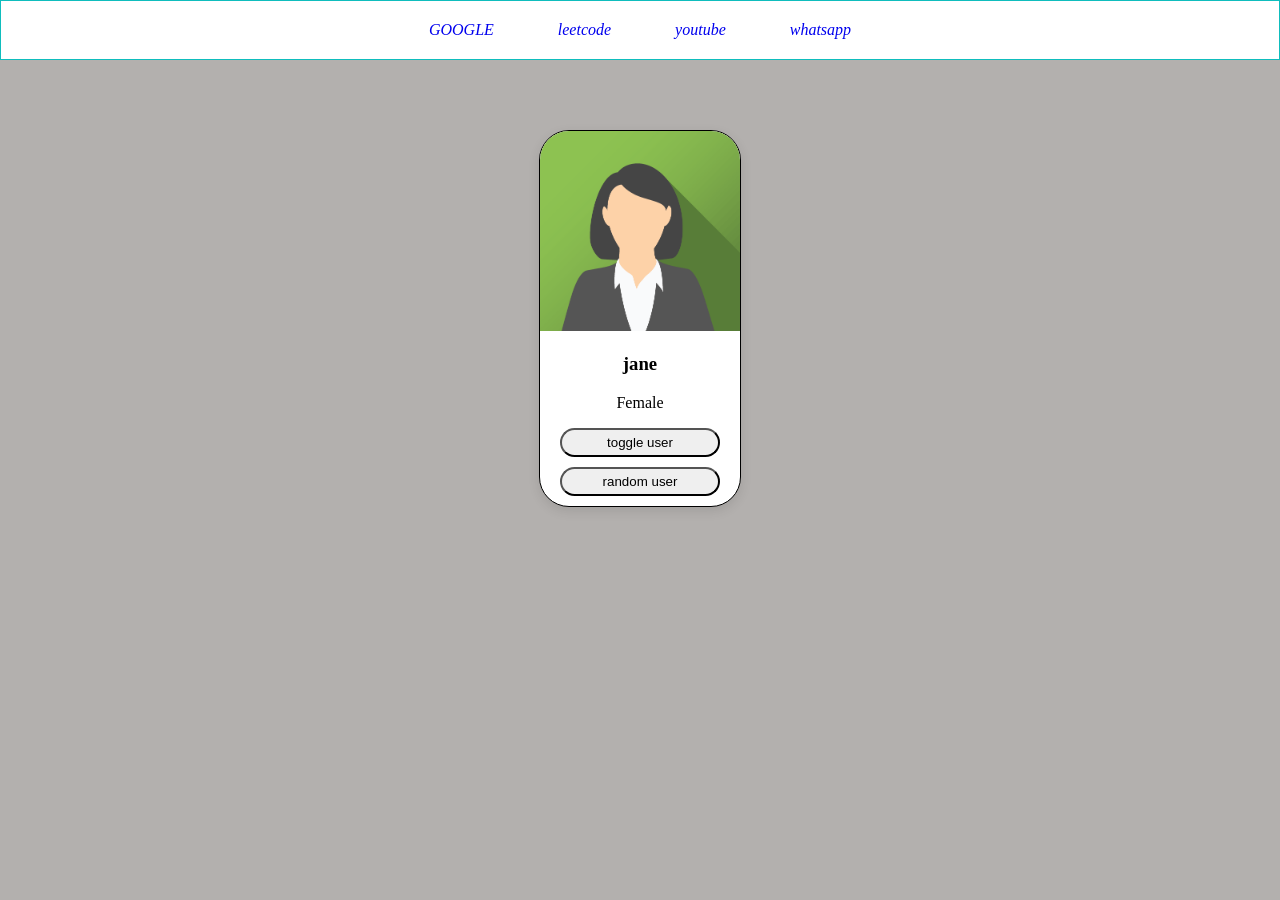
<file: target/classes/static/index.html>
<!DOCTYPE html>
<html lang="en">
<head>
    <meta charset="UTF-8">
    <meta name="viewport" content="width=device-width, initial-scale=1.0">
    <title>Document</title>
    <link rel="stylesheet" href="index.css">
</head>
<body>
    <!-- <img src="https://imgs.search.brave.com/dO0uBSNCAMCyjknsV2-zp5pj1Ri4acvdLRTDqx1P3bU/rs:fit:860:0:0:0/g:ce/aHR0cHM6Ly9pLnBp/bmltZy5jb20vb3Jp/Z2luYWxzLzI2L2Q0/LzJlLzI2ZDQyZTY4/MjQwM2YxN2RkNzlm/YjJjNjA0YWEwNjIz/LmpwZw" alt=""> -->
    <!-- <h1>hi hello</h1>
    <h2>this is live</h2> -->
    <div class="navbar">
        <a href="https://www.google.com/">GOOGLE</a>
        <a href="https://leetcode.com/">leetcode</a>
        <a href="https://www.youtube.com/">youtube</a>
        <a href="https://web.whatsapp.com/">whatsapp</a>
    </div>
    <div class="card">
        <img id="user_img" src="jane.png" alt="">
        <!-- agar image load nahi hua tho alt mei jo likhte hai wo ayega -->
         <h3 id="user_nam">jane</h3>
         <p id="user_gen">Female</p>
         <button onclick="toggle_user()">toggle user</button>
         <br>
         <!-- <br> -->
         <button id="button2" onclick="random_user()">random user</button>
    </div>
    <script src="index.js"></script>
</body>
</html>
</file>
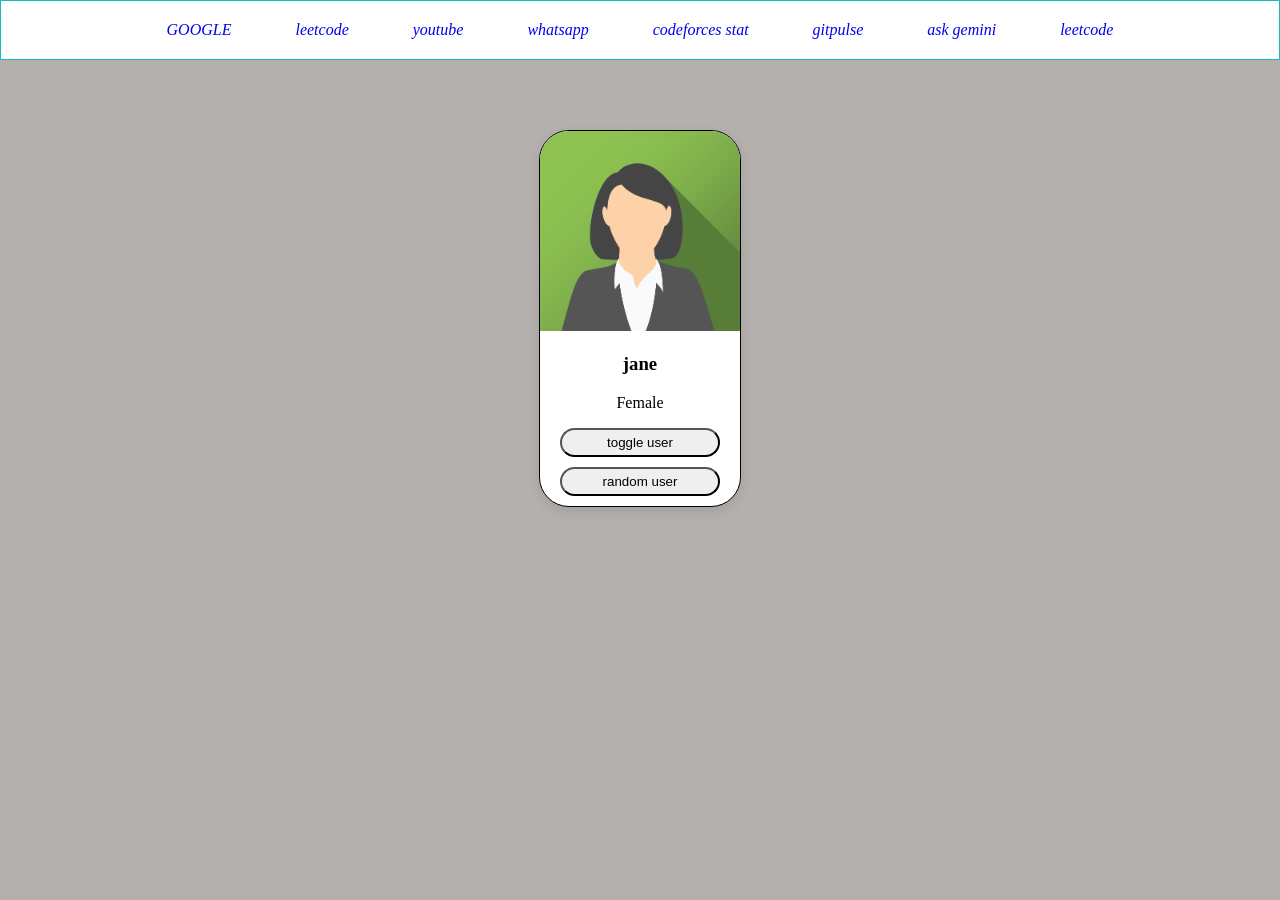
<file: src/main/resources/static/index.html>
<!DOCTYPE html>
<html lang="en">
<head>
    <meta charset="UTF-8">
    <meta name="viewport" content="width=device-width, initial-scale=1.0">
    <title>Document</title>
    <link rel="stylesheet" href="index.css">
</head>
<body>
    <!-- <img src="https://imgs.search.brave.com/dO0uBSNCAMCyjknsV2-zp5pj1Ri4acvdLRTDqx1P3bU/rs:fit:860:0:0:0/g:ce/aHR0cHM6Ly9pLnBp/bmltZy5jb20vb3Jp/Z2luYWxzLzI2L2Q0/LzJlLzI2ZDQyZTY4/MjQwM2YxN2RkNzlm/YjJjNjA0YWEwNjIz/LmpwZw" alt=""> -->
    <!-- <h1>hi hello</h1>
    <h2>this is live</h2> -->
    <div class="navbar">
        <a href="https://www.google.com/">GOOGLE</a>
        <a href="https://leetcode.com/">leetcode</a>
        <a href="https://www.youtube.com/">youtube</a>
        <a href="https://web.whatsapp.com/">whatsapp</a>
        <a href="codeforces-stats.html" target="_blank">codeforces stat</a>
        <a href="gitpulse.html" target="_blank">gitpulse</a>
        <a href="ask-gemini.html" target="_blank">ask gemini</a>
        <a href="leetcode-stats.html" target="_blank">leetcode</a>
    </div>
    <div class="card">
        <img id="user_img" src="jane.png" alt="">
        <!-- agar image load nahi hua tho alt mei jo likhte hai wo ayega -->
         <h3 id="user_nam">jane</h3>
         <p id="user_gen">Female</p>
         <button onclick="toggle_user()">toggle user</button>
         <br>
         <!-- <br> -->
         <button id="button2" onclick="random_user()">random user</button>
    </div>
    <script src="index.js"></script>
</body>
</html>
</file>
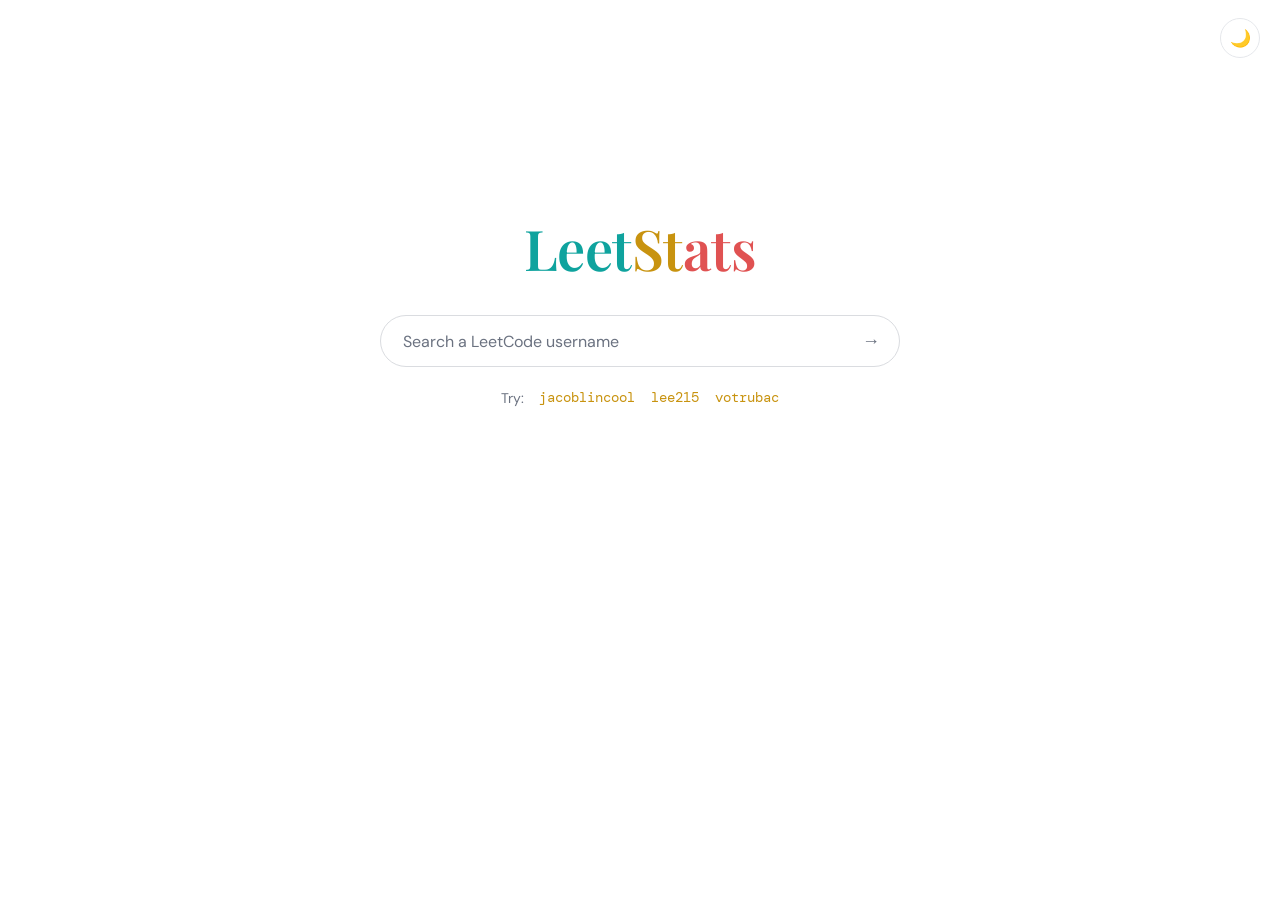
<file: src/main/resources/static/leetcode-stats.html>
<!DOCTYPE html>
<html lang="en" data-theme="light">
<head>
<meta charset="UTF-8">
<meta name="viewport" content="width=device-width, initial-scale=1.0">
<title>LeetStats</title>
<link rel="preconnect" href="https://fonts.googleapis.com">
<link rel="preconnect" href="https://fonts.gstatic.com" crossorigin>
<link href="https://fonts.googleapis.com/css2?family=Playfair+Display:wght@600&family=DM+Sans:wght@400;500;700&family=DM+Mono:wght@400;500&display=swap" rel="stylesheet">
<style>
  :root, [data-theme="light"] {
    --bg: #ffffff;
    --text: #1f2328;
    --muted: #6b7280;
    --line: #e5e7eb;
    --surface: #ffffff;
    --input-border: #dadce0;
    --input-shadow: rgba(32, 33, 36, 0.12);
    --track: #f0f1f3;
    --easy: #0fa39e;
    --medium: #c8930f;
    --hard: #e05252;
    --accent: #c8930f;
    --card-shadow: 0 1px 3px rgba(32, 33, 36, 0.08), 0 8px 28px rgba(32, 33, 36, 0.06);
  }
  [data-theme="dark"] {
    --bg: #0a0b0d;
    --text: #e9e7e2;
    --muted: #8b8f98;
    --line: rgba(255, 255, 255, 0.09);
    --surface: #121418;
    --input-border: rgba(255, 255, 255, 0.14);
    --input-shadow: rgba(0, 0, 0, 0.5);
    --track: rgba(255, 255, 255, 0.08);
    --easy: #3ddad7;
    --medium: #e3b341;
    --hard: #ff6b6b;
    --accent: #e3b341;
    --card-shadow: 0 20px 50px rgba(0, 0, 0, 0.45);
  }

  * { margin: 0; padding: 0; box-sizing: border-box; }

  html, body { height: 100%; }

  body {
    background: var(--bg);
    color: var(--text);
    font-family: "DM Sans", system-ui, sans-serif;
    display: flex;
    flex-direction: column;
    align-items: center;
    transition: background 0.25s, color 0.25s;
  }

  /* theme toggle, top right */
  .theme-toggle {
    position: fixed;
    top: 18px;
    right: 20px;
    width: 40px;
    height: 40px;
    border-radius: 50%;
    border: 1px solid var(--line);
    background: var(--surface);
    color: var(--text);
    font-size: 17px;
    cursor: pointer;
    display: flex;
    align-items: center;
    justify-content: center;
    transition: background 0.25s, border-color 0.25s, transform 0.15s;
    z-index: 10;
  }
  .theme-toggle:hover { transform: scale(1.06); }
  .theme-toggle:focus-visible { outline: 2px solid var(--accent); outline-offset: 2px; }

  main {
    width: 100%;
    max-width: 640px;
    padding: 0 24px 64px;
    display: flex;
    flex-direction: column;
    align-items: center;
    /* Google-style: sits a bit above vertical center when idle */
    margin-top: clamp(96px, 24vh, 210px);
    transition: margin-top 0.45s cubic-bezier(0.3, 0.8, 0.3, 1);
  }
  body.has-result main { margin-top: 72px; }

  .wordmark {
    font-family: "Playfair Display", serif;
    font-weight: 600;
    font-size: clamp(40px, 8vw, 56px);
    letter-spacing: -0.01em;
    margin-bottom: 30px;
    user-select: none;
  }
  .wordmark .l { color: var(--easy); }
  .wordmark .e { color: var(--medium); }
  .wordmark .t { color: var(--hard); }

  /* search */
  .search {
    width: 100%;
    max-width: 520px;
    display: flex;
    align-items: center;
    gap: 12px;
    background: var(--surface);
    border: 1px solid var(--input-border);
    border-radius: 999px;
    padding: 0 8px 0 22px;
    height: 52px;
    transition: box-shadow 0.2s, border-color 0.2s, background 0.25s;
  }
  .search:focus-within {
    box-shadow: 0 2px 10px var(--input-shadow);
    border-color: transparent;
  }
  [data-theme="dark"] .search:focus-within { border-color: var(--accent); box-shadow: none; }

  .search input {
    flex: 1;
    min-width: 0;
    border: none;
    outline: none;
    background: transparent;
    color: var(--text);
    font-family: "DM Mono", monospace;
    font-size: 16px;
  }
  .search input::placeholder { color: var(--muted); font-family: "DM Sans", sans-serif; }

  .search button {
    border: none;
    background: transparent;
    color: var(--muted);
    font-size: 18px;
    width: 40px;
    height: 40px;
    border-radius: 50%;
    cursor: pointer;
    display: flex;
    align-items: center;
    justify-content: center;
    transition: color 0.15s, background 0.15s;
  }
  .search button:hover { color: var(--accent); background: var(--track); }
  .search button:focus-visible { outline: 2px solid var(--accent); outline-offset: 1px; }
  .search button:disabled { opacity: 0.45; cursor: wait; }

  .try {
    margin-top: 20px;
    font-size: 14px;
    color: var(--muted);
    display: flex;
    gap: 14px;
    align-items: center;
    flex-wrap: wrap;
    justify-content: center;
  }
  .try button {
    background: none;
    border: none;
    padding: 2px 1px;
    color: var(--accent);
    font-family: "DM Mono", monospace;
    font-size: 13.5px;
    cursor: pointer;
    border-bottom: 1px dashed transparent;
    transition: border-color 0.15s;
  }
  .try button:hover { border-bottom-color: var(--accent); }
  .try button:focus-visible { outline: 2px solid var(--accent); outline-offset: 2px; }

  /* states */
  .loader {
    margin-top: 52px;
    width: 34px; height: 34px;
    border: 3px solid var(--track);
    border-top-color: var(--accent);
    border-radius: 50%;
    animation: spin 0.8s linear infinite;
  }
  @keyframes spin { to { transform: rotate(360deg); } }

  .error {
    margin-top: 44px;
    text-align: center;
    color: var(--muted);
    font-size: 14.5px;
    line-height: 1.6;
    max-width: 420px;
  }
  .error b { color: var(--hard); font-weight: 700; display: block; margin-bottom: 4px; }

  /* card */
  .card {
    width: 100%;
    margin-top: 44px;
    background: var(--surface);
    border: 1px solid var(--line);
    border-radius: 18px;
    padding: 30px 34px;
    box-shadow: var(--card-shadow);
    animation: rise 0.45s cubic-bezier(0.2, 0.7, 0.3, 1) both;
    transition: background 0.25s, border-color 0.25s;
  }
  @keyframes rise {
    from { opacity: 0; transform: translateY(14px); }
    to   { opacity: 1; transform: translateY(0); }
  }

  .card-head {
    display: flex;
    justify-content: space-between;
    align-items: baseline;
    gap: 10px;
    flex-wrap: wrap;
    margin-bottom: 26px;
  }
  .card-head a {
    font-family: "Playfair Display", serif;
    font-size: 23px;
    font-weight: 600;
    color: var(--text);
    text-decoration: none;
  }
  .card-head a:hover { color: var(--accent); }
  .card-head .rank {
    font-family: "DM Mono", monospace;
    font-size: 13px;
    color: var(--muted);
  }
  .card-head .rank b { color: var(--accent); font-weight: 500; }

  .card-body {
    display: grid;
    grid-template-columns: 168px 1fr;
    gap: 34px;
    align-items: center;
  }

  .ring-wrap { position: relative; width: 168px; height: 168px; margin: 0 auto; }
  .ring-wrap svg { transform: rotate(-90deg); display: block; }
  .ring-track { fill: none; stroke: var(--track); stroke-width: 9; }
  .ring-fill {
    fill: none;
    stroke: var(--accent);
    stroke-width: 9;
    stroke-linecap: round;
    transition: stroke-dashoffset 1.1s cubic-bezier(0.3, 0.8, 0.3, 1), stroke 0.25s;
  }
  .ring-center {
    position: absolute; inset: 0;
    display: flex; flex-direction: column;
    align-items: center; justify-content: center;
  }
  .ring-center .big {
    font-family: "DM Mono", monospace;
    font-size: 36px;
    line-height: 1;
  }
  .ring-center .small {
    color: var(--muted);
    font-size: 11.5px;
    margin-top: 6px;
    letter-spacing: 0.06em;
    text-transform: uppercase;
  }

  .bars { display: flex; flex-direction: column; gap: 18px; }
  .bar-top {
    display: flex;
    justify-content: space-between;
    align-items: baseline;
    margin-bottom: 7px;
  }
  .bar-top .label {
    font-size: 12.5px;
    font-weight: 700;
    letter-spacing: 0.09em;
    text-transform: uppercase;
  }
  .bar-top .nums {
    font-family: "DM Mono", monospace;
    font-size: 13px;
    color: var(--muted);
  }
  .bar-top .nums b { color: var(--text); font-weight: 500; }
  .bar-track { height: 7px; border-radius: 99px; background: var(--track); overflow: hidden; }
  .bar-fill { height: 100%; width: 0; border-radius: 99px; transition: width 1.1s cubic-bezier(0.3, 0.8, 0.3, 1); }
  .easy   .label { color: var(--easy); }   .easy   .bar-fill { background: var(--easy); }
  .medium .label { color: var(--medium); } .medium .bar-fill { background: var(--medium); }
  .hard   .label { color: var(--hard); }   .hard   .bar-fill { background: var(--hard); }

  .hidden { display: none !important; }

  @media (max-width: 540px) {
    .card { padding: 24px 20px; }
    .card-body { grid-template-columns: 1fr; gap: 26px; }
  }

  @media (prefers-reduced-motion: reduce) {
    * { animation: none !important; transition: none !important; }
  }
</style>
</head>
<body>
  <button class="theme-toggle" id="theme-toggle" aria-label="Switch theme" title="Switch theme">🌙</button>

  <main>
    <h1 class="wordmark"><span class="l">Leet</span><span class="e">St</span><span class="t">ats</span></h1>

    <div class="search">
      <input id="username" type="text" placeholder="Search a LeetCode username" autocomplete="off" spellcheck="false" aria-label="LeetCode username">
      <button id="go" aria-label="Fetch stats" title="Fetch stats">→</button>
    </div>

    <div class="try">
      <span>Try:</span>
      <button data-u="jacoblincool">jacoblincool</button>
      <button data-u="lee215">lee215</button>
      <button data-u="votrubac">votrubac</button>
    </div>

    <div id="loading" class="loader hidden" role="status" aria-label="Loading"></div>

    <div id="error" class="error hidden" role="alert">
      <b>Couldn't fetch that profile</b>
      <span id="error-msg"></span>
    </div>

    <section id="card" class="card hidden" aria-live="polite">
      <div class="card-head">
        <a id="profile-link" href="#" target="_blank" rel="noopener"></a>
        <span class="rank">Rank <b id="ranking">—</b></span>
      </div>
      <div class="card-body">
        <div class="ring-wrap">
          <svg width="168" height="168" viewBox="0 0 168 168" aria-hidden="true">
            <circle class="ring-track" cx="84" cy="84" r="74"></circle>
            <circle class="ring-fill" id="ring" cx="84" cy="84" r="74"></circle>
          </svg>
          <div class="ring-center">
            <div class="big" id="total-solved">0</div>
            <div class="small" id="total-label">solved</div>
          </div>
        </div>
        <div class="bars">
          <div class="bar-row easy">
            <div class="bar-top"><span class="label">Easy</span>
              <span class="nums"><b id="easy-solved">0</b> / <span id="easy-total">0</span></span></div>
            <div class="bar-track"><div class="bar-fill" id="easy-bar"></div></div>
          </div>
          <div class="bar-row medium">
            <div class="bar-top"><span class="label">Medium</span>
              <span class="nums"><b id="medium-solved">0</b> / <span id="medium-total">0</span></span></div>
            <div class="bar-track"><div class="bar-fill" id="medium-bar"></div></div>
          </div>
          <div class="bar-row hard">
            <div class="bar-top"><span class="label">Hard</span>
              <span class="nums"><b id="hard-solved">0</b> / <span id="hard-total">0</span></span></div>
            <div class="bar-track"><div class="bar-fill" id="hard-bar"></div></div>
          </div>
        </div>
      </div>
    </section>
  </main>

<script>
(function () {
  "use strict";

  /* ---------- theme ---------- */
  var root = document.documentElement;
  var toggle = document.getElementById("theme-toggle");
  var prefersDark = window.matchMedia("(prefers-color-scheme: dark)").matches;
  setTheme(prefersDark ? "dark" : "light");

  function setTheme(t) {
    root.setAttribute("data-theme", t);
    toggle.textContent = t === "dark" ? "☀️" : "🌙";
  }
  toggle.addEventListener("click", function () {
    setTheme(root.getAttribute("data-theme") === "dark" ? "light" : "dark");
  });

  /* ---------- elements ---------- */
  var input = document.getElementById("username");
  var goBtn = document.getElementById("go");
  var loadingEl = document.getElementById("loading");
  var errorEl = document.getElementById("error");
  var errorMsg = document.getElementById("error-msg");
  var cardEl = document.getElementById("card");

  var RING_R = 74;
  var RING_C = 2 * Math.PI * RING_R;
  var ring = document.getElementById("ring");
  ring.setAttribute("stroke-dasharray", RING_C);
  ring.setAttribute("stroke-dashoffset", RING_C);

  /* ---------- data sources (tried in order) ---------- */
  var SOURCES = [
    {
      url: function (u) { return "https://leetcode-api-faisalshohag.vercel.app/" + encodeURIComponent(u); },
      parse: function (d) {
        if (!d || d.errors || d.totalSolved === undefined) return null;
        return pick(d);
      }
    },
    {
      url: function (u) { return "https://alfa-leetcode-api.onrender.com/userProfile/" + encodeURIComponent(u); },
      parse: function (d) {
        if (!d || d.errors || d.totalSolved === undefined) return null;
        return pick(d);
      }
    },
    {
      url: function (u) { return "https://leetcode-stats-api.herokuapp.com/" + encodeURIComponent(u); },
      parse: function (d) {
        if (!d || d.status !== "success") return null;
        return pick(d);
      }
    }
  ];

  function pick(d) {
    return {
      totalSolved: d.totalSolved, totalQuestions: d.totalQuestions,
      easySolved: d.easySolved, totalEasy: d.totalEasy,
      mediumSolved: d.mediumSolved, totalMedium: d.totalMedium,
      hardSolved: d.hardSolved, totalHard: d.totalHard,
      ranking: d.ranking
    };
  }

  function fetchWithTimeout(url, ms) {
    var ctrl = new AbortController();
    var t = setTimeout(function () { ctrl.abort(); }, ms);
    return fetch(url, { signal: ctrl.signal })
      .then(function (r) { return r.json(); })
      .finally(function () { clearTimeout(t); });
  }

  function fetchStats(username) {
    var i = 0;
    function tryNext() {
      if (i >= SOURCES.length) return Promise.reject(new Error("all sources failed"));
      var src = SOURCES[i++];
      return fetchWithTimeout(src.url(username), 12000)
        .then(function (json) {
          var parsed = src.parse(json);
          return parsed || tryNext();
        })
        .catch(function () { return tryNext(); });
    }
    return tryNext();
  }

  /* ---------- rendering ---------- */
  function fmt(n) {
    if (n === null || n === undefined || isNaN(n)) return "—";
    return Number(n).toLocaleString("en-US");
  }

  function countUp(el, target, ms) {
    var reduce = window.matchMedia("(prefers-reduced-motion: reduce)").matches;
    if (reduce || !target) { el.textContent = fmt(target || 0); return; }
    var start = performance.now();
    (function step(now) {
      var p = Math.min(((now || performance.now()) - start) / ms, 1);
      var eased = 1 - Math.pow(1 - p, 3);
      el.textContent = fmt(Math.round(target * eased));
      if (p < 1) requestAnimationFrame(step);
    })();
  }

  function setBar(id, solved, total) {
    var pct = total > 0 ? (solved / total) * 100 : 0;
    document.getElementById(id).style.width = Math.max(pct, solved > 0 ? 2 : 0) + "%";
  }

  function render(username, s) {
    var link = document.getElementById("profile-link");
    link.textContent = username;
    link.href = "https://leetcode.com/u/" + encodeURIComponent(username) + "/";

    document.getElementById("ranking").textContent = "#" + fmt(s.ranking);
    document.getElementById("total-label").textContent = "of " + fmt(s.totalQuestions);
    document.getElementById("easy-solved").textContent = fmt(s.easySolved);
    document.getElementById("easy-total").textContent = fmt(s.totalEasy);
    document.getElementById("medium-solved").textContent = fmt(s.mediumSolved);
    document.getElementById("medium-total").textContent = fmt(s.totalMedium);
    document.getElementById("hard-solved").textContent = fmt(s.hardSolved);
    document.getElementById("hard-total").textContent = fmt(s.totalHard);

    document.body.classList.add("has-result");
    cardEl.classList.remove("hidden");

    requestAnimationFrame(function () {
      requestAnimationFrame(function () {
        countUp(document.getElementById("total-solved"), s.totalSolved, 1100);
        var pct = s.totalQuestions > 0 ? s.totalSolved / s.totalQuestions : 0;
        ring.setAttribute("stroke-dashoffset", RING_C * (1 - pct));
        setBar("easy-bar", s.easySolved, s.totalEasy);
        setBar("medium-bar", s.mediumSolved, s.totalMedium);
        setBar("hard-bar", s.hardSolved, s.totalHard);
      });
    });
  }

  function resetCard() {
    ring.setAttribute("stroke-dashoffset", RING_C);
    ["easy-bar", "medium-bar", "hard-bar"].forEach(function (id) {
      document.getElementById(id).style.width = "0";
    });
    document.getElementById("total-solved").textContent = "0";
  }

  /* ---------- flow ---------- */
  var busy = false;

  function lookup(username) {
    username = (username || "").trim();
    if (!username || busy) return;
    busy = true;

    input.value = username;
    goBtn.disabled = true;
    errorEl.classList.add("hidden");
    cardEl.classList.add("hidden");
    resetCard();
    loadingEl.classList.remove("hidden");

    fetchStats(username)
      .then(function (stats) {
        loadingEl.classList.add("hidden");
        render(username, stats);
      })
      .catch(function () {
        loadingEl.classList.add("hidden");
        errorMsg.textContent = 'No stats found for "' + username +
          '". Check the spelling, or the public stats APIs may be briefly busy — try again in a moment.';
        errorEl.classList.remove("hidden");
      })
      .finally(function () {
        goBtn.disabled = false;
        busy = false;
      });
  }

  goBtn.addEventListener("click", function () { lookup(input.value); });
  input.addEventListener("keydown", function (e) { if (e.key === "Enter") lookup(input.value); });
  document.querySelectorAll(".try button").forEach(function (b) {
    b.addEventListener("click", function () { lookup(b.dataset.u); });
  });
})();
</script>
</body>
</html>
</file>
<file: target/classes/static/index.css>
h1{
    color: blue;
}
/* *{
    background-color: aqua;
} */
.navbar{
    border-style: solid;
    /* border-radius: 30%; */
    border-width: 1px;
    border-color: rgb(15, 189, 189);
    text-align: center;
    padding: 20px;
    background-color: white;
}

.navbar a{
    padding: 20px;
    margin: 10px;
    text-decoration: none;
    font-style: italic;
    
}

.navbar a:hover{
    color: azure;
    background-color: blanchedalmond;
}

body{
    margin: 0px;
    background-color: rgb(179, 176, 174);
}

.card{
    border: 1px solid black;
    width: 200px;
    border-radius: 30px;
    text-align: center;
    overflow: hidden; /* will not make it overflow*/
    margin-top: 70px;
    margin-left: auto;
    margin-right: auto;
    background-color: white;
    /* box-shadow: ; */
    box-shadow: rgba(0, 0, 0, 0.1) 0px 4px 12px;
}

.card img{
    width: 100%;
}

.card button{
    width: 80%;
    padding: 5px;
    border-radius: 15px;
    /* padding-bottom: 20px; */
    /* border: hidden; */
    margin-bottom: 10px;
}
</file>
<file: src/main/resources/static/index.css>
h1{
    color: blue;
}
/* *{
    background-color: aqua;
} */
.navbar{
    border-style: solid;
    /* border-radius: 30%; */
    border-width: 1px;
    border-color: rgb(15, 189, 189);
    text-align: center;
    padding: 20px;
    background-color: white;
}

.navbar a{
    padding: 20px;
    margin: 10px;
    text-decoration: none;
    font-style: italic;
    
}

.navbar a:hover{
    color: azure;
    background-color: blanchedalmond;
}

body{
    margin: 0px;
    background-color: rgb(179, 176, 174);
}

.card{
    border: 1px solid black;
    width: 200px;
    border-radius: 30px;
    text-align: center;
    overflow: hidden; /* will not make it overflow*/
    margin-top: 70px;
    margin-left: auto;
    margin-right: auto;
    background-color: white;
    /* box-shadow: ; */
    box-shadow: rgba(0, 0, 0, 0.1) 0px 4px 12px;
}

.card img{
    width: 100%;
}

.card button{
    width: 80%;
    padding: 5px;
    border-radius: 15px;
    /* padding-bottom: 20px; */
    /* border: hidden; */
    margin-bottom: 10px;
}
</file>
